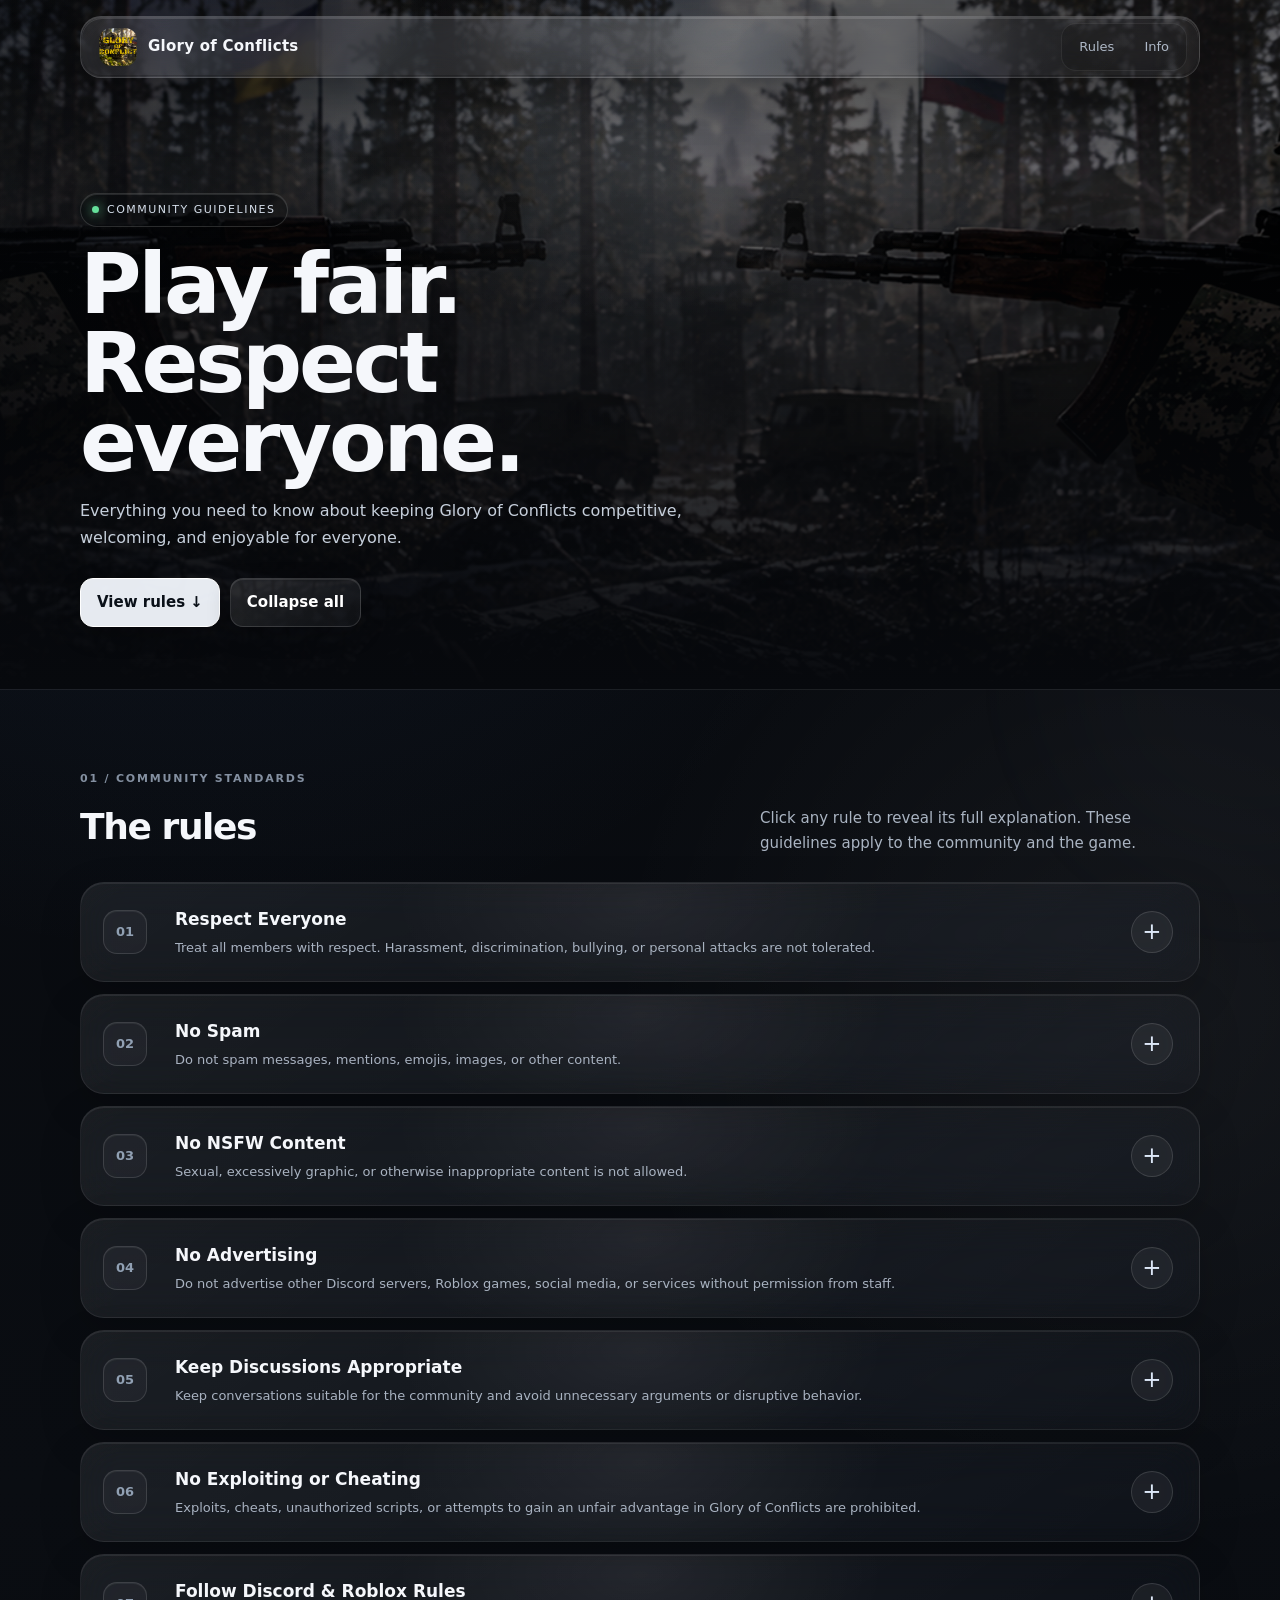
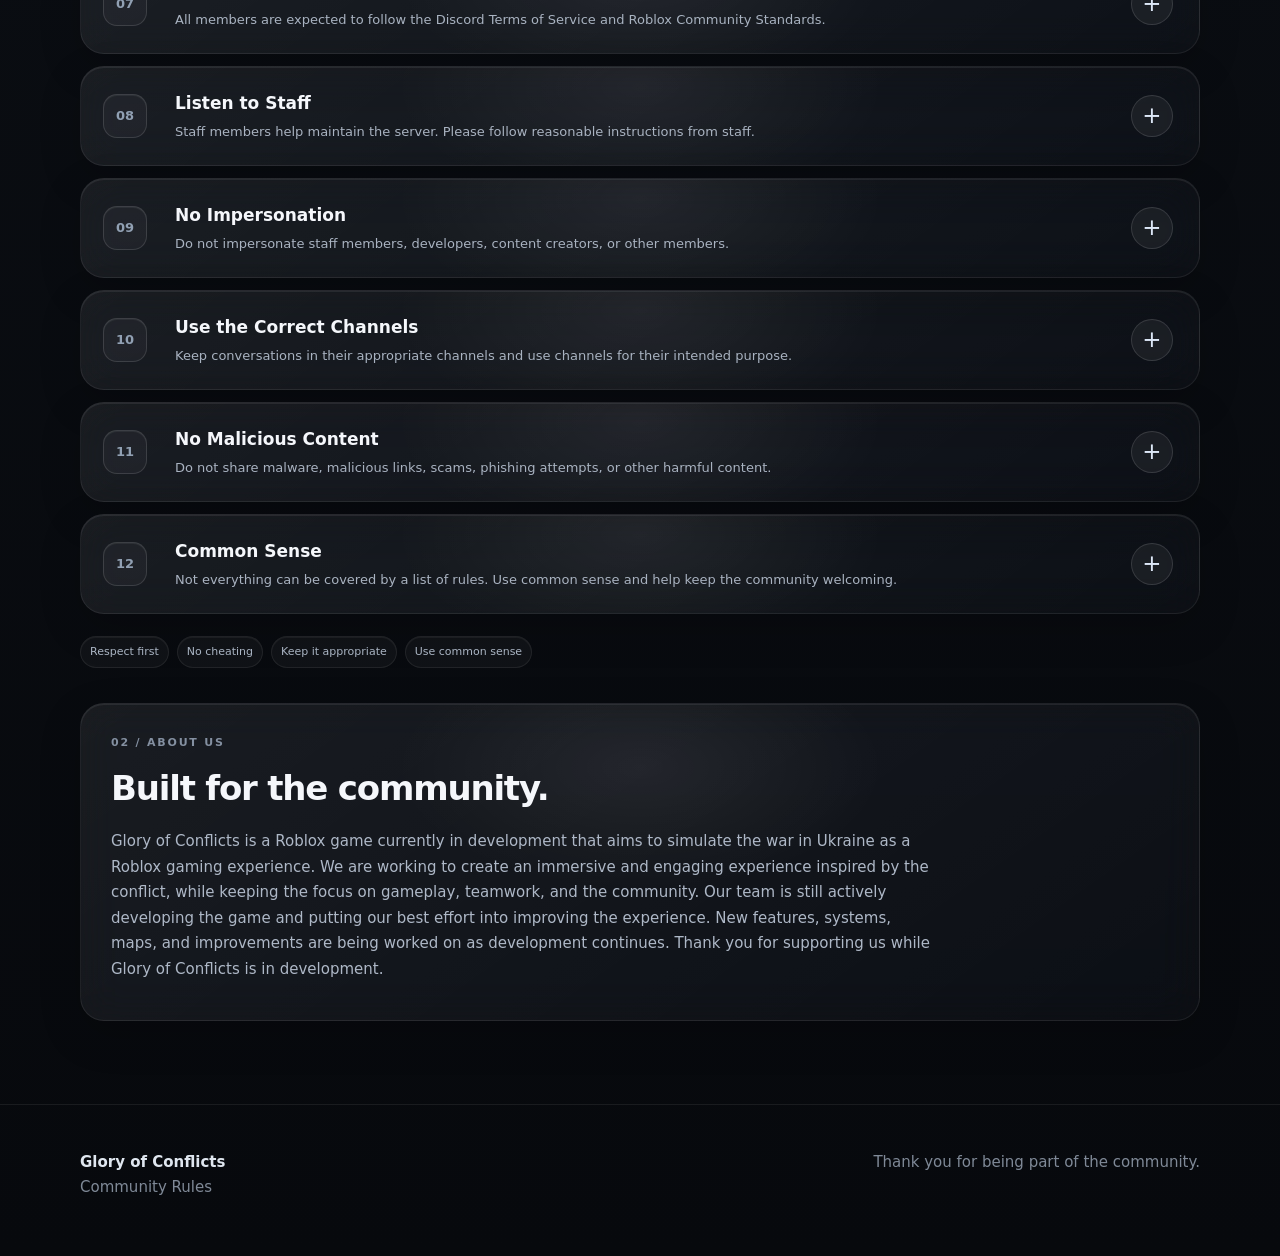
<file: index.html>
<!doctype html>
<html lang="en">
<head>
<meta charset="utf-8">
<meta name="viewport" content="width=device-width,initial-scale=1">
<meta name="theme-color" content="#080b10">
<title>Glory of Conflicts — Community Rules</title>
<link rel="stylesheet" href="site.css">
</head>
<body>
<div class="liquid-noise" aria-hidden="true"></div>
<div class="progress" id="progress"></div>
<nav class="nav">
  <a class="brand" href="#"><img class="brand-logo" src="logo.png" alt="Glory of Conflicts logo"><span>Glory of Conflicts</span></a>
  <div class="navlinks"><a href="#rules">Rules</a><a href="info.html">Info</a></div>
</nav>

<header class="hero" id="top">
  <div class="hero-bg" id="heroBg" style="background-image:url('rules-header.png');"></div>
  <div class="hero-content">
    <div class="kicker"><span class="dot"></span> Community guidelines</div>
    <h1>Play fair.<br>Respect everyone.</h1>
    <p>Everything you need to know about keeping Glory of Conflicts competitive, welcoming, and enjoyable for everyone.</p>
    <div class="actions">
      <a class="btn primary" href="#rules">View rules ↓</a>
      <button class="btn" id="collapseAll">Collapse all</button>
    </div>
  </div>
</header>

<main class="container" id="rules">
  <div class="section-head reveal">
    <div><div class="eyebrow">01 / Community standards</div><h2>The rules</h2></div>
    <p>Click any rule to reveal its full explanation. These guidelines apply to the community and the game.</p>
  </div>
  <div class="rules" id="rulesList"></div>
  <div class="meta reveal"><span class="pill">Respect first</span><span class="pill">No cheating</span><span class="pill">Keep it appropriate</span><span class="pill">Use common sense</span></div>
  <section class="about-card reveal" id="about">
    <div>
      <div class="eyebrow">02 / About Us</div>
      <h2>Built for the community.</h2>
      <p>Glory of Conflicts is a Roblox game currently in development that aims to simulate the war in Ukraine as a Roblox gaming experience. We are working to create an immersive and engaging experience inspired by the conflict, while keeping the focus on gameplay, teamwork, and the community.

Our team is still actively developing the game and putting our best effort into improving the experience. New features, systems, maps, and improvements are being worked on as development continues. Thank you for supporting us while Glory of Conflicts is in development.</p>
      <p></p>
    </div>
  </section>
</main>

<footer class="footer">
 <div class="container footer-inner">
  <div><strong>Glory of Conflicts</strong><br>Community Rules</div>
  <div>Thank you for being part of the community.</div>
 </div>
</footer>
<div class="toast" id="toast">Rule expanded</div>

<script>
const rules=[
["Respect Everyone","Treat all members with respect. Harassment, discrimination, bullying, or personal attacks are not tolerated.","Debates and disagreements are fine when they remain respectful. Do not target people personally or attempt to provoke them."],
["No Spam","Do not spam messages, mentions, emojis, images, or other content.","Avoid repeated messages, excessive pings, reaction spam, or anything designed to disrupt a channel."],
["No NSFW Content","Sexual, excessively graphic, or otherwise inappropriate content is not allowed.","Keep content suitable for the community and its members. Staff may remove content that crosses this standard."],
["No Advertising","Do not advertise other Discord servers, Roblox games, social media, or services without permission from staff.","Unapproved promotional links, invite links, or repeated self-promotion may be removed."],
["Keep Discussions Appropriate","Keep conversations suitable for the community and avoid unnecessary arguments or disruptive behavior.","Use the correct channel for the topic and step away from arguments instead of escalating them."],
["No Exploiting or Cheating","Exploits, cheats, unauthorized scripts, or attempts to gain an unfair advantage in Glory of Conflicts are prohibited.","Report vulnerabilities to staff instead of abusing them. Using an exploit does not become acceptable because other players use it."],
["Follow Discord & Roblox Rules","All members are expected to follow the Discord Terms of Service and Roblox Community Standards.","Platform rules still apply even when something is not specifically listed on this page."],
["Listen to Staff","Staff members help maintain the server. Please follow reasonable instructions from staff.","If you disagree with a moderation decision, use the appropriate support channel rather than disrupting public channels."],
["No Impersonation","Do not impersonate staff members, developers, content creators, or other members.","Do not use names, profiles, or messages intended to make others believe you are another person."],
["Use the Correct Channels","Keep conversations in their appropriate channels and use channels for their intended purpose.","Off-topic or misplaced content may be moved or removed so channels remain useful."],
["No Malicious Content","Do not share malware, malicious links, scams, phishing attempts, or other harmful content.","Suspicious files, credential-stealing links, and deceptive messages are not permitted."],
["Common Sense","Not everything can be covered by a list of rules. Use common sense and help keep the community welcoming.","If something clearly creates harm, disruption, or an unsafe environment, staff may take action even if there is no exact matching sentence above."]
];
const list=document.getElementById("rulesList");
rules.forEach((r,i)=>{
 const el=document.createElement("article"); el.className="rule reveal";
 el.innerHTML=`<div class="rule-top" tabindex="0" role="button" aria-expanded="false">
 <div class="num">${String(i+1).padStart(2,"0")}</div>
 <div><div class="rule-title">${r[0]}</div><div class="rule-main">${r[1]}</div></div>
 <button class="toggle" aria-label="Toggle rule"><span>+</span></button>
 </div>
 <div class="extra"><div class="extra-inner"><div class="extra-content">${r[2]}</div></div></div>`;
 list.appendChild(el);
});
const toast=document.getElementById("toast");
function notify(msg){
 toast.textContent=msg; toast.classList.add("show");
 clearTimeout(window.tt); window.tt=setTimeout(()=>toast.classList.remove("show"),1400);
}
function setOpen(rule,open){
 rule.classList.toggle("open",open);
 rule.querySelector(".rule-top").setAttribute("aria-expanded",String(open));
}
document.querySelectorAll(".rule").forEach(rule=>{
 const top=rule.querySelector(".rule-top");
 const toggle=rule.querySelector(".toggle");
 function go(){const open=!rule.classList.contains("open");document.querySelectorAll(".rule.open").forEach(x=>{if(x!==rule)setOpen(x,false)});setOpen(rule,open);notify(open?"Rule expanded":"Rule collapsed")}
 top.addEventListener("click",e=>{if(e.target.closest(".toggle"))return;go()});
 toggle.addEventListener("click",e=>{e.stopPropagation();go()});
 top.addEventListener("keydown",e=>{if(e.key==="Enter"||e.key===" "){e.preventDefault();go()}});
});
document.getElementById("collapseAll").onclick=()=>{document.querySelectorAll(".rule").forEach(r=>setOpen(r,false));notify("All rules collapsed")};

const progress=document.getElementById("progress");
window.addEventListener("scroll",()=>{
 const max=document.documentElement.scrollHeight-innerHeight;
 progress.style.width=(max>0?(scrollY/max)*100:0)+"%";
});
const heroBg=document.getElementById("heroBg");
window.addEventListener("pointermove",e=>{
 if(matchMedia("(prefers-reduced-motion: reduce)").matches)return;
 const x=(e.clientX/innerWidth-.5)*8, y=(e.clientY/innerHeight-.5)*5;
 document.documentElement.style.setProperty("--mx",`${e.clientX}px`);
 document.documentElement.style.setProperty("--my",`${e.clientY}px`);
 heroBg.style.transform=`scale(1.055) translate(${x}px,${y}px)`;
});
const io=new IntersectionObserver(es=>es.forEach(e=>{if(e.isIntersecting)e.target.classList.add("visible")}),{threshold:.08});
document.querySelectorAll(".reveal").forEach(e=>io.observe(e));
</script>

<script>
(()=>{
 if(matchMedia('(prefers-reduced-motion: reduce)').matches)return;
 const items=document.querySelectorAll('.card,.rule,.about-card');
 items.forEach(el=>{
   el.addEventListener('pointermove',e=>{
     if(innerWidth<760)return;
     const r=el.getBoundingClientRect();
     const x=(e.clientX-r.left)/r.width-.5;
     const y=(e.clientY-r.top)/r.height-.5;
     el.style.setProperty('--mx',`${e.clientX-r.left}px`);
     el.style.setProperty('--my',`${e.clientY-r.top}px`);
     if(!el.classList.contains('open')) el.style.transform=`translateY(-4px) perspective(900px) rotateX(${(-y*1.8).toFixed(2)}deg) rotateY(${(x*1.8).toFixed(2)}deg)`;
   });
   el.addEventListener('pointerleave',()=>{el.style.transform='';});
 });
})();
</script>
</body>
</html>
</file>
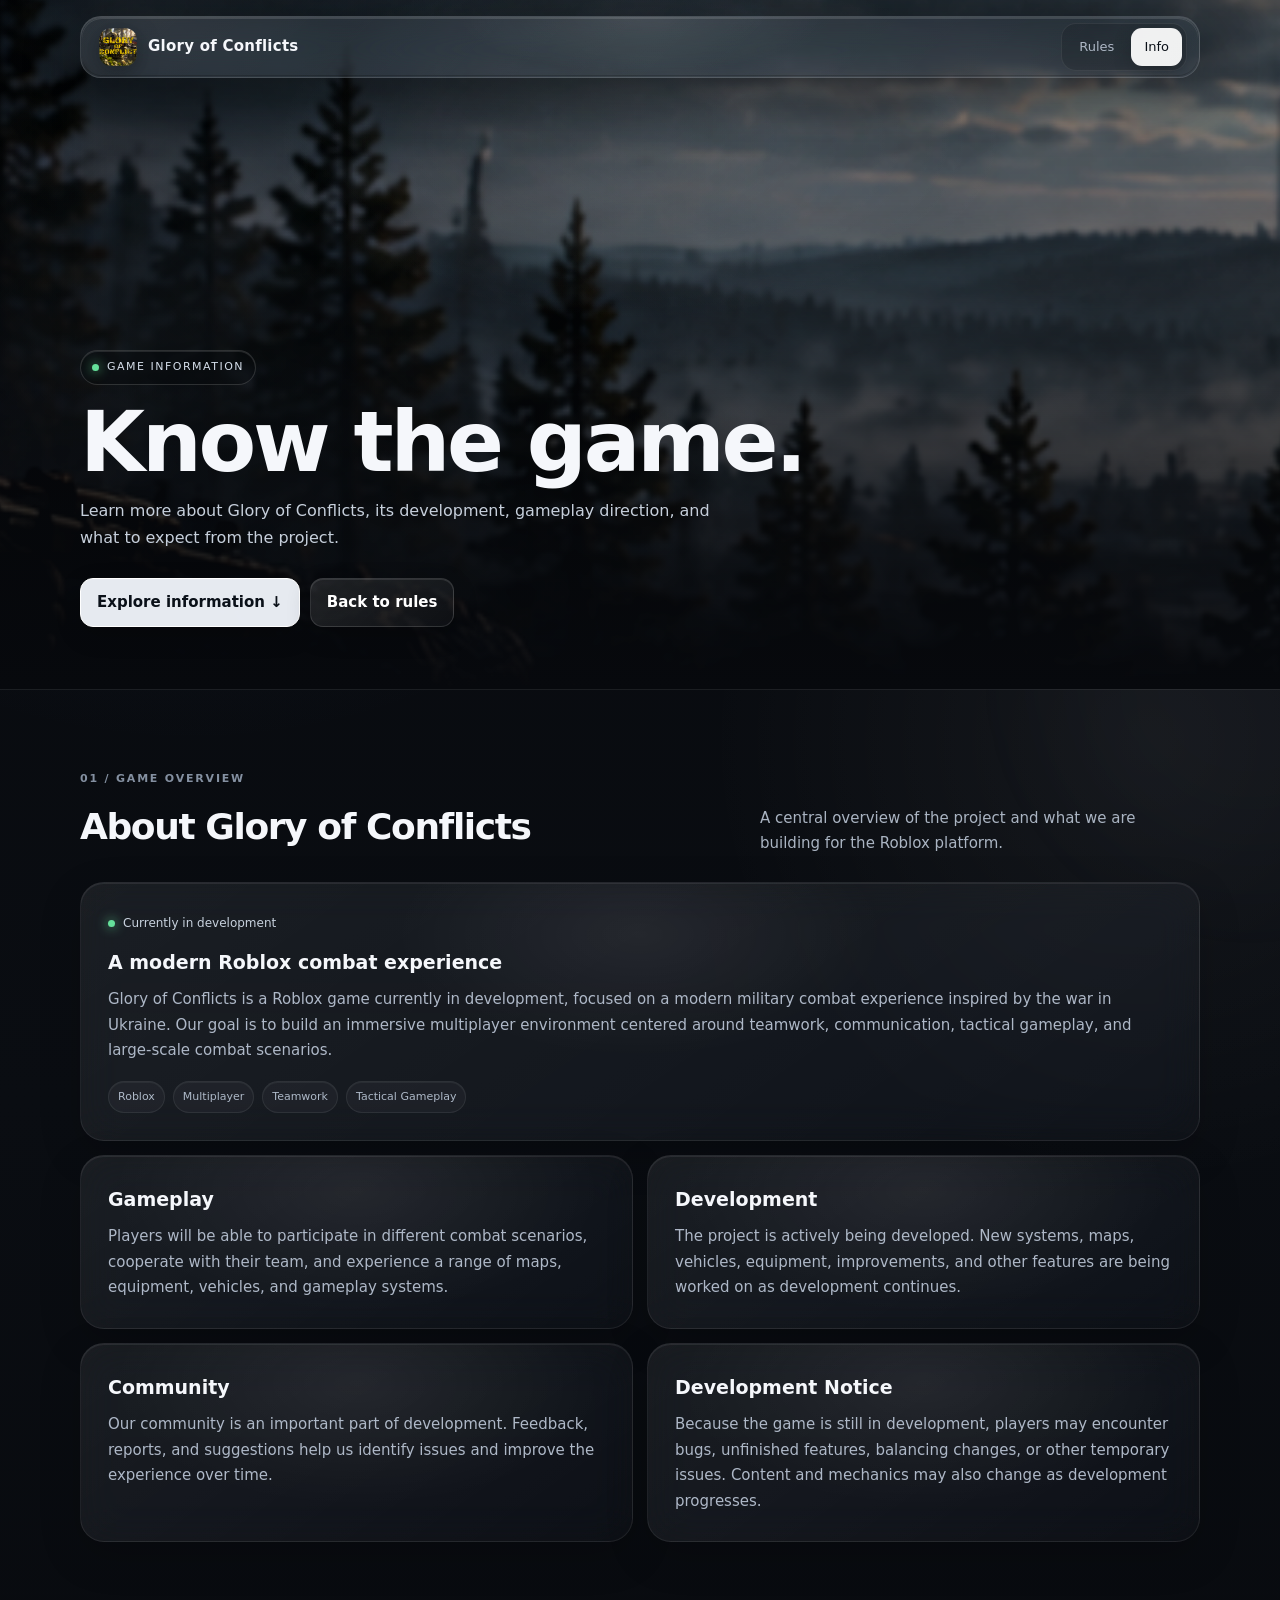
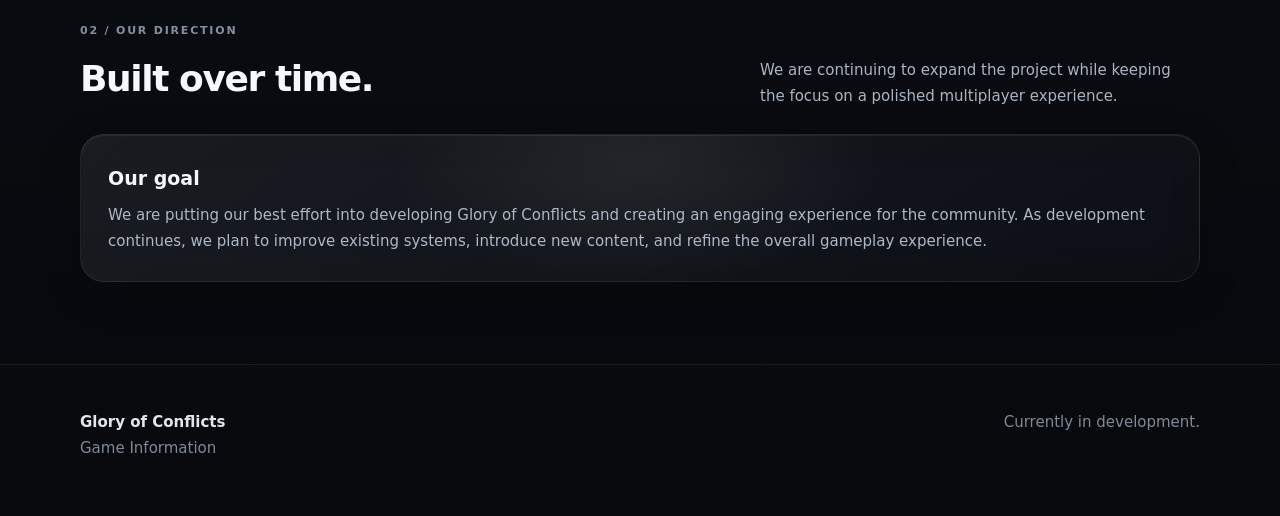
<file: info.html>
<!doctype html>
<html lang="en">
<head>
<meta charset="utf-8">
<meta name="viewport" content="width=device-width,initial-scale=1">
<meta name="theme-color" content="#07090d">
<title>Glory of Conflicts — Game Information</title>
<link rel="stylesheet" href="site.css">
</head>
<body>
<div class="liquid-noise" aria-hidden="true"></div>
<div class="progress" id="progress"></div>
<nav class="nav">
  <a class="brand" href="index.html"><img class="brand-logo" src="logo.png" alt="Glory of Conflicts logo"><span>Glory of Conflicts</span></a>
  <div class="navlinks"><a href="index.html">Rules</a><a class="active" href="info.html">Info</a></div>
</nav>
<header class="hero" id="top">
  <div class="hero-bg" id="heroBg" style="background-image:url('info-header.png');"></div>
  <div class="hero-content">
    <div class="kicker"><span class="dot"></span> Game information</div>
    <h1>Know the game.</h1>
    <p>Learn more about Glory of Conflicts, its development, gameplay direction, and what to expect from the project.</p>
    <div class="actions"><a class="btn primary" href="#information">Explore information ↓</a><a class="btn" href="index.html">Back to rules</a></div>
  </div>
</header>
<main class="container" id="information">
  <div class="section-head reveal"><div><div class="eyebrow">01 / Game overview</div><h2>About Glory of Conflicts</h2></div><p>A central overview of the project and what we are building for the Roblox platform.</p></div>
  <div class="grid">
    <article class="card wide reveal"><div class="status"><span class="dot"></span> Currently in development</div><h3>A modern Roblox combat experience</h3><p>Glory of Conflicts is a Roblox game currently in development, focused on a modern military combat experience inspired by the war in Ukraine. Our goal is to build an immersive multiplayer environment centered around teamwork, communication, tactical gameplay, and large-scale combat scenarios.</p><div class="pill-row"><span class="pill">Roblox</span><span class="pill">Multiplayer</span><span class="pill">Teamwork</span><span class="pill">Tactical Gameplay</span></div></article>
    <article class="card reveal"><h3>Gameplay</h3><p>Players will be able to participate in different combat scenarios, cooperate with their team, and experience a range of maps, equipment, vehicles, and gameplay systems.</p></article>
    <article class="card reveal"><h3>Development</h3><p>The project is actively being developed. New systems, maps, vehicles, equipment, improvements, and other features are being worked on as development continues.</p></article>
    <article class="card reveal"><h3>Community</h3><p>Our community is an important part of development. Feedback, reports, and suggestions help us identify issues and improve the experience over time.</p></article>
    <article class="card reveal"><h3>Development Notice</h3><p>Because the game is still in development, players may encounter bugs, unfinished features, balancing changes, or other temporary issues. Content and mechanics may also change as development progresses.</p></article>
  </div>
  <div class="section-head reveal"><div><div class="eyebrow">02 / Our direction</div><h2>Built over time.</h2></div><p>We are continuing to expand the project while keeping the focus on a polished multiplayer experience.</p></div>
  <article class="card wide reveal"><h3>Our goal</h3><p>We are putting our best effort into developing Glory of Conflicts and creating an engaging experience for the community. As development continues, we plan to improve existing systems, introduce new content, and refine the overall gameplay experience.</p></article>
</main>
<footer class="footer"><div class="container footer-inner"><div><strong>Glory of Conflicts</strong><br>Game Information</div><div>Currently in development.</div></div></footer>
<script>
const progress=document.getElementById('progress');
const bg=document.getElementById('heroBg');
function update(){const h=document.documentElement.scrollHeight-innerHeight;progress.style.width=(h>0?(scrollY/h)*100:0)+'%'}
addEventListener('scroll',update,{passive:true});update();
addEventListener('mousemove',e=>{if(matchMedia('(prefers-reduced-motion: reduce)').matches)return;const x=(e.clientX/innerWidth-.5)*5,y=(e.clientY/innerHeight-.5)*3;bg.style.transform=`scale(1.035) translate(${x}px,${y}px)`});
const obs=new IntersectionObserver(es=>es.forEach(e=>{if(e.isIntersecting)e.target.classList.add('visible')}),{threshold:.12});document.querySelectorAll('.reveal').forEach(e=>obs.observe(e));
</script>

<script>
(()=>{
 if(matchMedia('(prefers-reduced-motion: reduce)').matches)return;
 const items=document.querySelectorAll('.card,.rule,.about-card');
 items.forEach(el=>{
   el.addEventListener('pointermove',e=>{
     if(innerWidth<760)return;
     const r=el.getBoundingClientRect();
     const x=(e.clientX-r.left)/r.width-.5;
     const y=(e.clientY-r.top)/r.height-.5;
     el.style.setProperty('--mx',`${e.clientX-r.left}px`);
     el.style.setProperty('--my',`${e.clientY-r.top}px`);
     if(!el.classList.contains('open')) el.style.transform=`translateY(-4px) perspective(900px) rotateX(${(-y*1.8).toFixed(2)}deg) rotateY(${(x*1.8).toFixed(2)}deg)`;
   });
   el.addEventListener('pointerleave',()=>{el.style.transform='';});
 });
})();
</script>
</body>
</html>
</file>
<file: site.css>
:root{
  --bg:#07090d;
  --bg2:#0d1118;
  --glass:rgba(20,25,34,.48);
  --glass-strong:rgba(18,23,32,.68);
  --glass-soft:rgba(255,255,255,.055);
  --line:rgba(255,255,255,.13);
  --line-soft:rgba(255,255,255,.075);
  --text:#f5f7fb;
  --muted:#aab4c2;
  --muted2:#7e8998;
  --accent:#8bbcff;
  --good:#65e09a;
  --shadow:0 28px 90px rgba(0,0,0,.42);
  --radius:24px;
  --mx:50%;
  --my:20%;
}
*{box-sizing:border-box}
html{scroll-behavior:smooth}
body{
  margin:0;min-height:100vh;color:var(--text);overflow-x:hidden;
  background:
    radial-gradient(circle at 15% 5%,rgba(75,120,190,.13),transparent 28%),
    radial-gradient(circle at 90% 35%,rgba(255,255,255,.05),transparent 25%),
    linear-gradient(180deg,#07090d,#0a0d12 52%,#07090d);
  font:15px/1.7 Inter,system-ui,-apple-system,BlinkMacSystemFont,"SF Pro Display","SF Pro Text","Segoe UI",Roboto,Arial,sans-serif;
  -webkit-font-smoothing:antialiased;
}
body:before,body:after{content:"";position:fixed;pointer-events:none;z-index:-2;border-radius:50%;filter:blur(70px);opacity:.22;will-change:transform}
body:before{width:340px;height:340px;left:-120px;top:18%;background:rgba(70,120,210,.22);animation:orbFloatA 15s ease-in-out infinite alternate}
body:after{width:420px;height:420px;right:-180px;top:52%;background:rgba(190,205,230,.10);animation:orbFloatB 19s ease-in-out infinite alternate}
@keyframes orbFloatA{from{transform:translate3d(0,0,0) scale(1)}to{transform:translate3d(90px,70px,0) scale(1.18)}}
@keyframes orbFloatB{from{transform:translate3d(0,0,0) scale(1)}to{transform:translate3d(-80px,-90px,0) scale(1.12)}}
body.liquid-cursor:after{opacity:.28}
a{color:inherit;text-decoration:none}
button{font:inherit}
.progress{position:fixed;top:0;left:0;height:3px;width:0;background:linear-gradient(90deg,var(--accent),#fff,var(--accent));background-size:200% 100%;animation:progressGlow 3s linear infinite;z-index:1000;box-shadow:0 0 20px rgba(139,188,255,.85)}
@keyframes progressGlow{to{background-position:200% 0}}
.nav{
  position:fixed;top:16px;left:50%;transform:translateX(-50%);width:min(1120px,calc(100% - 28px));height:62px;
  display:flex;align-items:center;justify-content:space-between;padding:0 12px 0 18px;z-index:100;
  border:1px solid var(--line);border-radius:21px;
  background:linear-gradient(135deg,rgba(255,255,255,.105),rgba(255,255,255,.035));
  backdrop-filter:blur(24px) saturate(155%);-webkit-backdrop-filter:blur(24px) saturate(155%);
  box-shadow:0 18px 55px rgba(0,0,0,.35),inset 0 1px 0 rgba(255,255,255,.13);
  overflow:hidden;animation:navIn .75s cubic-bezier(.2,.8,.2,1) both;
}
.nav:before{content:"";position:absolute;inset:0;background:radial-gradient(260px 80px at var(--mx) 0%,rgba(255,255,255,.13),transparent 70%);opacity:.75;pointer-events:none;transition:opacity .3s}
.nav:after{content:"";position:absolute;inset:1px;border-radius:20px;box-shadow:inset 0 1px 0 rgba(255,255,255,.12),inset 0 -1px 0 rgba(0,0,0,.18);pointer-events:none}
@keyframes navIn{from{opacity:0;transform:translate(-50%,-20px) scale(.97)}to{opacity:1;transform:translate(-50%,0) scale(1)}}
.brand{display:flex;align-items:center;gap:11px;font-weight:800;letter-spacing:.25px;position:relative;z-index:1}
.brand-logo{width:38px;height:38px;object-fit:cover;border-radius:12px;display:block;box-shadow:0 6px 22px rgba(0,0,0,.34);transition:transform .35s cubic-bezier(.2,.8,.2,1),box-shadow .35s}
.brand:hover .brand-logo{transform:rotate(-3deg) scale(1.06);box-shadow:0 9px 28px rgba(0,0,0,.46)}
.navlinks{display:flex;gap:4px;padding:4px;border:1px solid var(--line-soft);border-radius:15px;background:rgba(0,0,0,.13);position:relative;z-index:1}
.navlinks a{padding:8px 13px;color:#aeb8c6;border-radius:11px;font-size:13px;transition:transform .25s,background .25s,color .25s,box-shadow .25s}
.navlinks a:hover{background:rgba(255,255,255,.075);color:#fff;transform:translateY(-1px)}
.navlinks a.active{color:#0a1018;background:rgba(255,255,255,.93);box-shadow:0 5px 18px rgba(0,0,0,.24)}
.hero{position:relative;height:min(690px,84vh);min-height:570px;display:flex;align-items:flex-end;overflow:hidden;border-bottom:1px solid var(--line-soft)}
.hero-bg{position:absolute;inset:-5%;background-position:center;background-size:cover;background-repeat:no-repeat;transform:scale(1.055);filter:saturate(.84) contrast(1.06);will-change:transform;transition:filter .8s ease}
.hero:hover .hero-bg{filter:saturate(.95) contrast(1.04)}
.hero:before{content:"";position:absolute;inset:0;background:radial-gradient(520px 260px at var(--mx) var(--my),rgba(255,255,255,.09),transparent 70%);z-index:1;pointer-events:none;mix-blend-mode:screen}
.hero:after{content:"";position:absolute;inset:0;background:linear-gradient(180deg,rgba(3,5,8,.22),rgba(3,5,8,.12) 28%,rgba(7,9,13,.62) 67%,var(--bg) 100%),linear-gradient(90deg,rgba(3,5,8,.48),transparent 62%);pointer-events:none}
.hero-content{position:relative;z-index:2;width:min(1120px,calc(100% - 40px));margin:0 auto 62px;animation:heroIn 1s .12s cubic-bezier(.16,1,.3,1) both}
@keyframes heroIn{from{opacity:0;transform:translateY(30px)}to{opacity:1;transform:none}}
.kicker{display:inline-flex;gap:8px;align-items:center;padding:7px 11px;border:1px solid rgba(255,255,255,.15);border-radius:999px;background:rgba(6,9,13,.38);backdrop-filter:blur(14px) saturate(140%);-webkit-backdrop-filter:blur(14px) saturate(140%);font-size:11px;text-transform:uppercase;letter-spacing:1.5px;color:#d5deea;box-shadow:inset 0 1px 0 rgba(255,255,255,.11);animation:floatTag 4s ease-in-out infinite}
@keyframes floatTag{50%{transform:translateY(-3px)}}
.dot{width:7px;height:7px;background:var(--good);border-radius:50%;box-shadow:0 0 12px var(--good);animation:pulseDot 2s ease-in-out infinite}
@keyframes pulseDot{50%{box-shadow:0 0 3px var(--good),0 0 18px rgba(101,224,154,.7)}}
h1{font-size:clamp(44px,7vw,84px);line-height:.94;letter-spacing:-3.2px;margin:18px 0 15px;max-width:800px;text-wrap:balance}
.hero p{margin:0;max-width:660px;color:#c6cfdb;font-size:16px}
.actions{display:flex;gap:10px;margin-top:26px;flex-wrap:wrap}
.btn{border:1px solid rgba(255,255,255,.13);background:linear-gradient(135deg,rgba(255,255,255,.10),rgba(255,255,255,.035));color:#fff;padding:11px 16px;border-radius:13px;cursor:pointer;font-weight:750;backdrop-filter:blur(14px);-webkit-backdrop-filter:blur(14px);box-shadow:inset 0 1px 0 rgba(255,255,255,.10),0 8px 24px rgba(0,0,0,.2);transition:transform .25s,background .25s,box-shadow .25s}
.btn:hover{transform:translateY(-3px) scale(1.01);background:rgba(255,255,255,.13);box-shadow:0 14px 35px rgba(0,0,0,.28),inset 0 1px 0 rgba(255,255,255,.15)}
.btn:active{transform:translateY(0) scale(.98)}
.btn.primary{background:rgba(245,249,255,.94);color:#0a1018;border-color:#fff}.btn.primary:hover{box-shadow:0 14px 38px rgba(255,255,255,.13)}
.container{width:min(1120px,calc(100% - 40px));margin:auto}
.section-head{display:flex;justify-content:space-between;gap:20px;align-items:end;padding:80px 0 25px}.eyebrow{font-size:11px;text-transform:uppercase;letter-spacing:1.8px;color:#8490a1;font-weight:800}.section-head h2{margin:7px 0 0;font-size:36px;letter-spacing:-1.4px}.section-head p{margin:0;color:var(--muted);max-width:440px}
.rules{display:grid;gap:12px}
.rule,.card,.about-card{
  position:relative;overflow:hidden;background:linear-gradient(145deg,rgba(255,255,255,.075),rgba(255,255,255,.025));
  border:1px solid var(--line-soft);border-radius:var(--radius);box-shadow:0 14px 42px rgba(0,0,0,.18),inset 0 1px 0 rgba(255,255,255,.075);
  backdrop-filter:blur(20px) saturate(140%);-webkit-backdrop-filter:blur(20px) saturate(140%);
  transform-style:preserve-3d;will-change:transform;transition:transform .35s cubic-bezier(.2,.8,.2,1),border-color .3s,box-shadow .35s,background .3s;
}
.rule:before,.card:before,.about-card:before{content:"";position:absolute;inset:0;pointer-events:none;background:radial-gradient(360px 180px at var(--mx) var(--my),rgba(255,255,255,.10),transparent 68%);opacity:.65;transition:opacity .25s}
.rule:after,.card:after,.about-card:after{content:"";position:absolute;top:-60%;left:-35%;width:42%;height:220%;background:linear-gradient(90deg,transparent,rgba(255,255,255,.06),transparent);transform:rotate(22deg) translateX(-160%);pointer-events:none}
.rule:hover,.card:hover,.about-card:hover{transform:translateY(-4px) rotateX(.35deg);border-color:rgba(255,255,255,.17);box-shadow:0 22px 62px rgba(0,0,0,.28),inset 0 1px 0 rgba(255,255,255,.09)}
.rule:hover:after,.card:hover:after,.about-card:hover:after{animation:sweep 1.1s ease forwards}
@keyframes sweep{to{transform:rotate(22deg) translateX(430%)}}
.rule.open{border-color:rgba(139,188,255,.34);box-shadow:0 24px 70px rgba(0,0,0,.31),0 0 0 1px rgba(139,188,255,.04),inset 0 1px 0 rgba(255,255,255,.1)}
.rule-top{position:relative;z-index:1;display:grid;grid-template-columns:56px 1fr 46px;align-items:center;gap:16px;padding:22px;cursor:pointer}
.num{width:44px;height:44px;border-radius:14px;display:grid;place-items:center;border:1px solid var(--line);color:#91a0b3;font-weight:800;font-size:13px;background:rgba(255,255,255,.035);box-shadow:inset 0 1px 0 rgba(255,255,255,.06);transition:transform .3s,background .3s,color .3s}
.rule:hover .num{transform:scale(1.06) rotate(-2deg);background:rgba(255,255,255,.06);color:#cbd8e8}
.rule-title{font-size:17px;font-weight:800}.rule-main{margin-top:3px;color:#a9b3c1;font-size:13px}
.toggle{width:42px;height:42px;border-radius:50%;border:1px solid var(--line);background:rgba(255,255,255,.055);color:#dce7f7;font-size:23px;display:grid;place-items:center;transition:transform .35s,background .3s,color .3s,box-shadow .3s;cursor:pointer}.toggle:hover{transform:scale(1.08) rotate(4deg);background:rgba(255,255,255,.11)}.toggle span{display:block;transform:translateY(-1px);transition:transform .35s cubic-bezier(.2,.8,.2,1)}.rule.open .toggle{background:rgba(235,243,255,.95);color:#0b111a;box-shadow:0 5px 22px rgba(180,210,255,.15)}.rule.open .toggle span{transform:rotate(45deg) translateY(-1px)}
.extra{position:relative;z-index:1;display:grid;grid-template-rows:0fr;transition:grid-template-rows .42s cubic-bezier(.2,.8,.2,1)}.extra-inner{overflow:hidden}.extra-content{margin:0 22px 22px 94px;padding:18px 20px;border:1px solid var(--line-soft);border-left:2px solid rgba(139,188,255,.42);background:rgba(0,0,0,.13);border-radius:0 16px 16px 0;color:#b9c4d2;font-size:14px;box-shadow:inset 0 1px 0 rgba(255,255,255,.04);animation:none}.rule.open .extra{grid-template-rows:1fr}.rule.open .extra-content{animation:contentIn .42s .04s both}@keyframes contentIn{from{opacity:0;transform:translateY(-7px)}to{opacity:1;transform:none}}
.meta{display:flex;gap:8px;flex-wrap:wrap;margin-top:22px}.pill{font-size:11px;color:#aeb9c8;border:1px solid var(--line-soft);padding:6px 9px;border-radius:999px;background:rgba(255,255,255,.035);box-shadow:inset 0 1px 0 rgba(255,255,255,.05);transition:transform .25s,background .25s}.pill:hover{transform:translateY(-2px);background:rgba(255,255,255,.07)}
.about-card{margin-top:35px;padding:30px}.about-card h2{position:relative;z-index:1;margin:7px 0 12px;font-size:34px;letter-spacing:-1.2px}.about-card p{position:relative;z-index:1;max-width:820px;color:#aeb8c7;margin:8px 0}
.card{padding:27px}.card h3{position:relative;z-index:1;margin:0 0 9px;font-size:19px}.card p{position:relative;z-index:1;margin:0;color:#aeb8c7}.grid{display:grid;grid-template-columns:repeat(2,minmax(0,1fr));gap:14px}.wide{grid-column:1/-1}.status{position:relative;z-index:1;display:inline-flex;align-items:center;gap:8px;font-size:12px;color:#c9d3df;margin-bottom:12px}.status .dot{width:7px;height:7px}.pill-row{position:relative;z-index:1;display:flex;flex-wrap:wrap;gap:8px;margin-top:17px}
.footer{margin-top:82px;padding:45px 0 55px;border-top:1px solid var(--line-soft);color:#7f8997}.footer-inner{display:flex;justify-content:space-between;gap:20px;flex-wrap:wrap}.footer strong{color:#dfe6ef}
.toast{position:fixed;left:50%;bottom:26px;transform:translate(-50%,20px) scale(.96);opacity:0;pointer-events:none;z-index:300;padding:11px 15px;border:1px solid rgba(255,255,255,.14);background:rgba(12,16,23,.62);backdrop-filter:blur(20px) saturate(150%);-webkit-backdrop-filter:blur(20px) saturate(150%);border-radius:15px;color:#eef4fb;box-shadow:0 18px 50px rgba(0,0,0,.38),inset 0 1px 0 rgba(255,255,255,.1);transition:opacity .25s,transform .35s cubic-bezier(.2,.8,.2,1);font-size:13px}.toast.show{opacity:1;transform:translate(-50%,0) scale(1)}
.reveal{opacity:0;transform:translateY(26px) scale(.985);transition:opacity .75s cubic-bezier(.2,.8,.2,1),transform .75s cubic-bezier(.2,.8,.2,1)}.reveal.visible{opacity:1;transform:none}.reveal:nth-child(2){transition-delay:.06s}.reveal:nth-child(3){transition-delay:.12s}.reveal:nth-child(4){transition-delay:.18s}.reveal:nth-child(5){transition-delay:.24s}
@media(max-width:700px){.brand-logo{width:34px;height:34px}.nav{top:9px;height:58px}.navlinks{display:flex}.navlinks a{padding:8px 9px}.hero{min-height:620px;height:80vh}.hero-content{margin-bottom:42px;width:min(100% - 28px,1120px)}h1{letter-spacing:-2px}.container{width:min(100% - 28px,1120px)}.section-head{display:block;padding-top:55px}.section-head p{margin-top:10px}.grid{grid-template-columns:1fr}.wide{grid-column:auto}.rule-top{grid-template-columns:45px 1fr 42px;padding:17px}.num{width:40px;height:40px}.extra-content{margin:0 17px 17px 75px}.card{padding:22px}.about-card{padding:24px}}
@media(prefers-reduced-motion:reduce){*,*:before,*:after{scroll-behavior:auto!important;transition:none!important;animation:none!important}.hero-bg{transform:scale(1.02)!important}.reveal{opacity:1!important;transform:none!important}}
@supports not ((backdrop-filter:blur(1px))){.nav,.kicker,.btn,.rule,.card,.about-card,.toast{background:rgba(15,19,27,.94)}}
</file>
